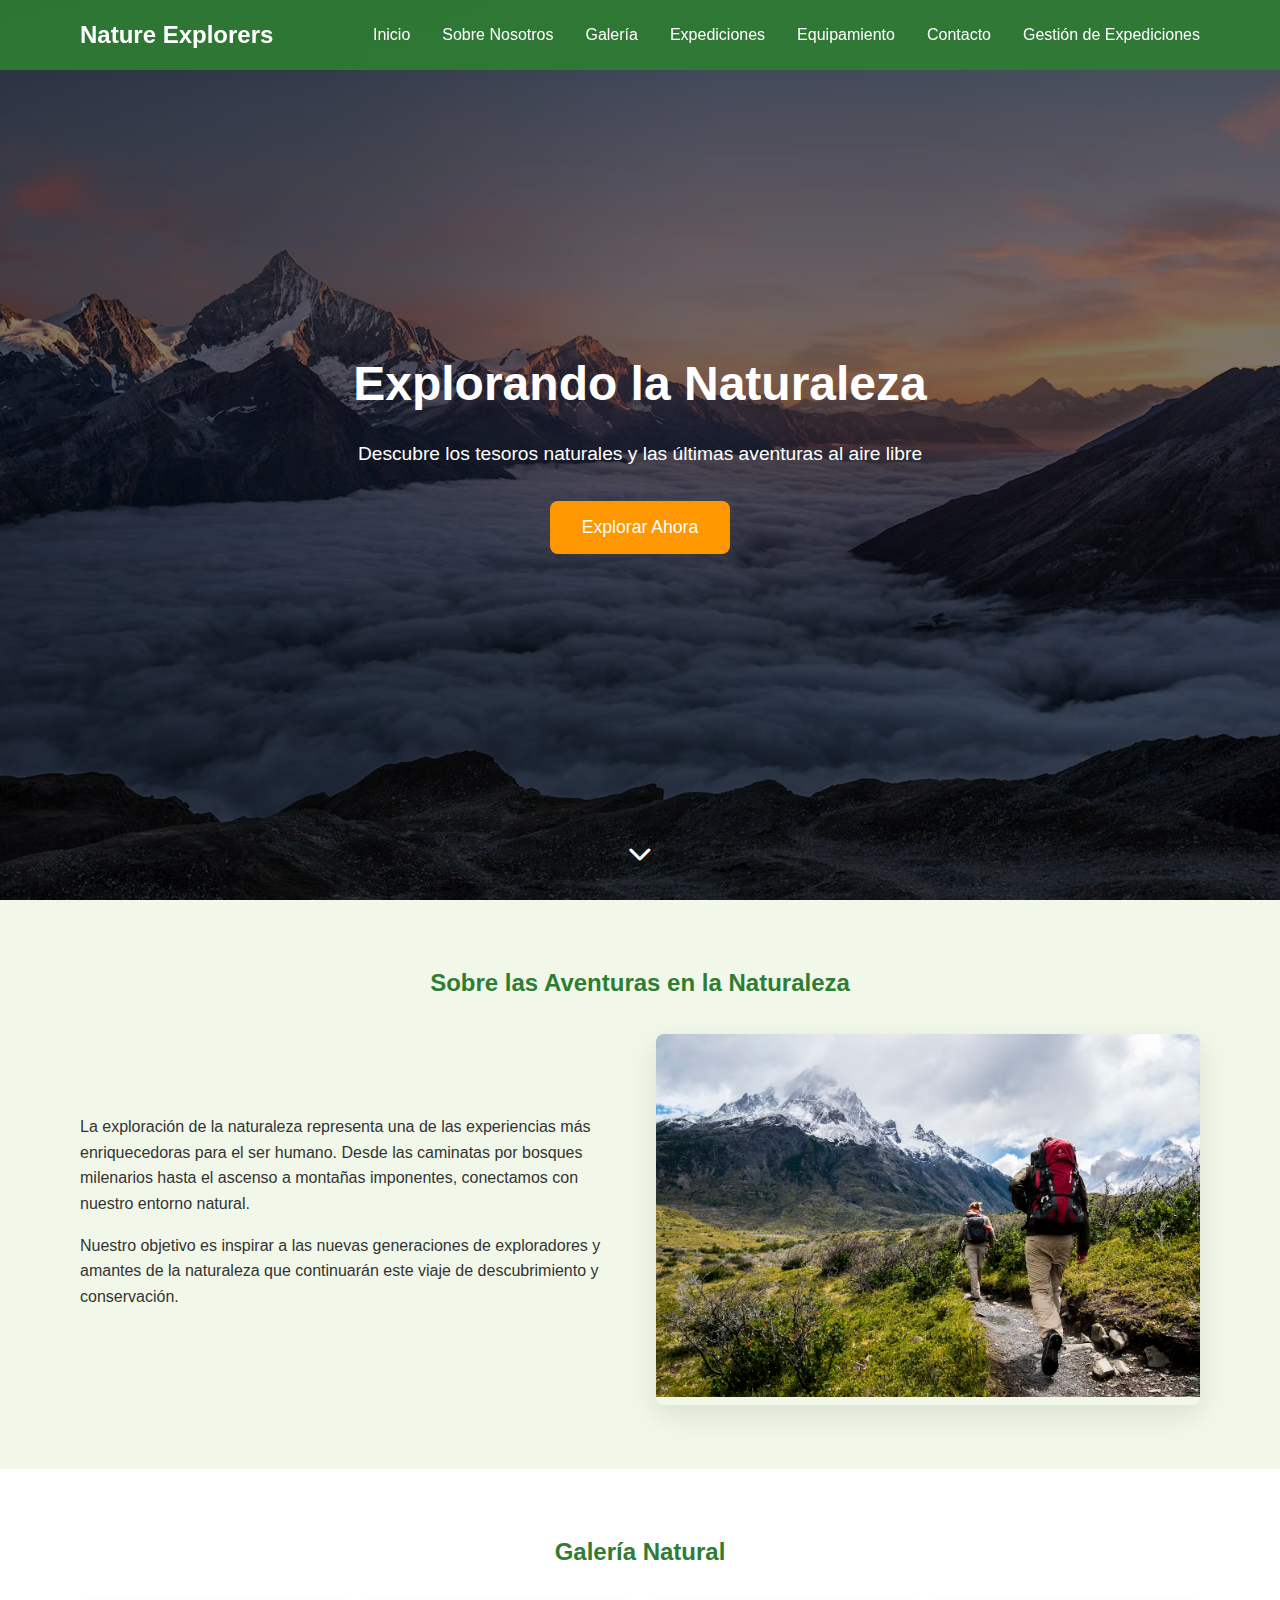
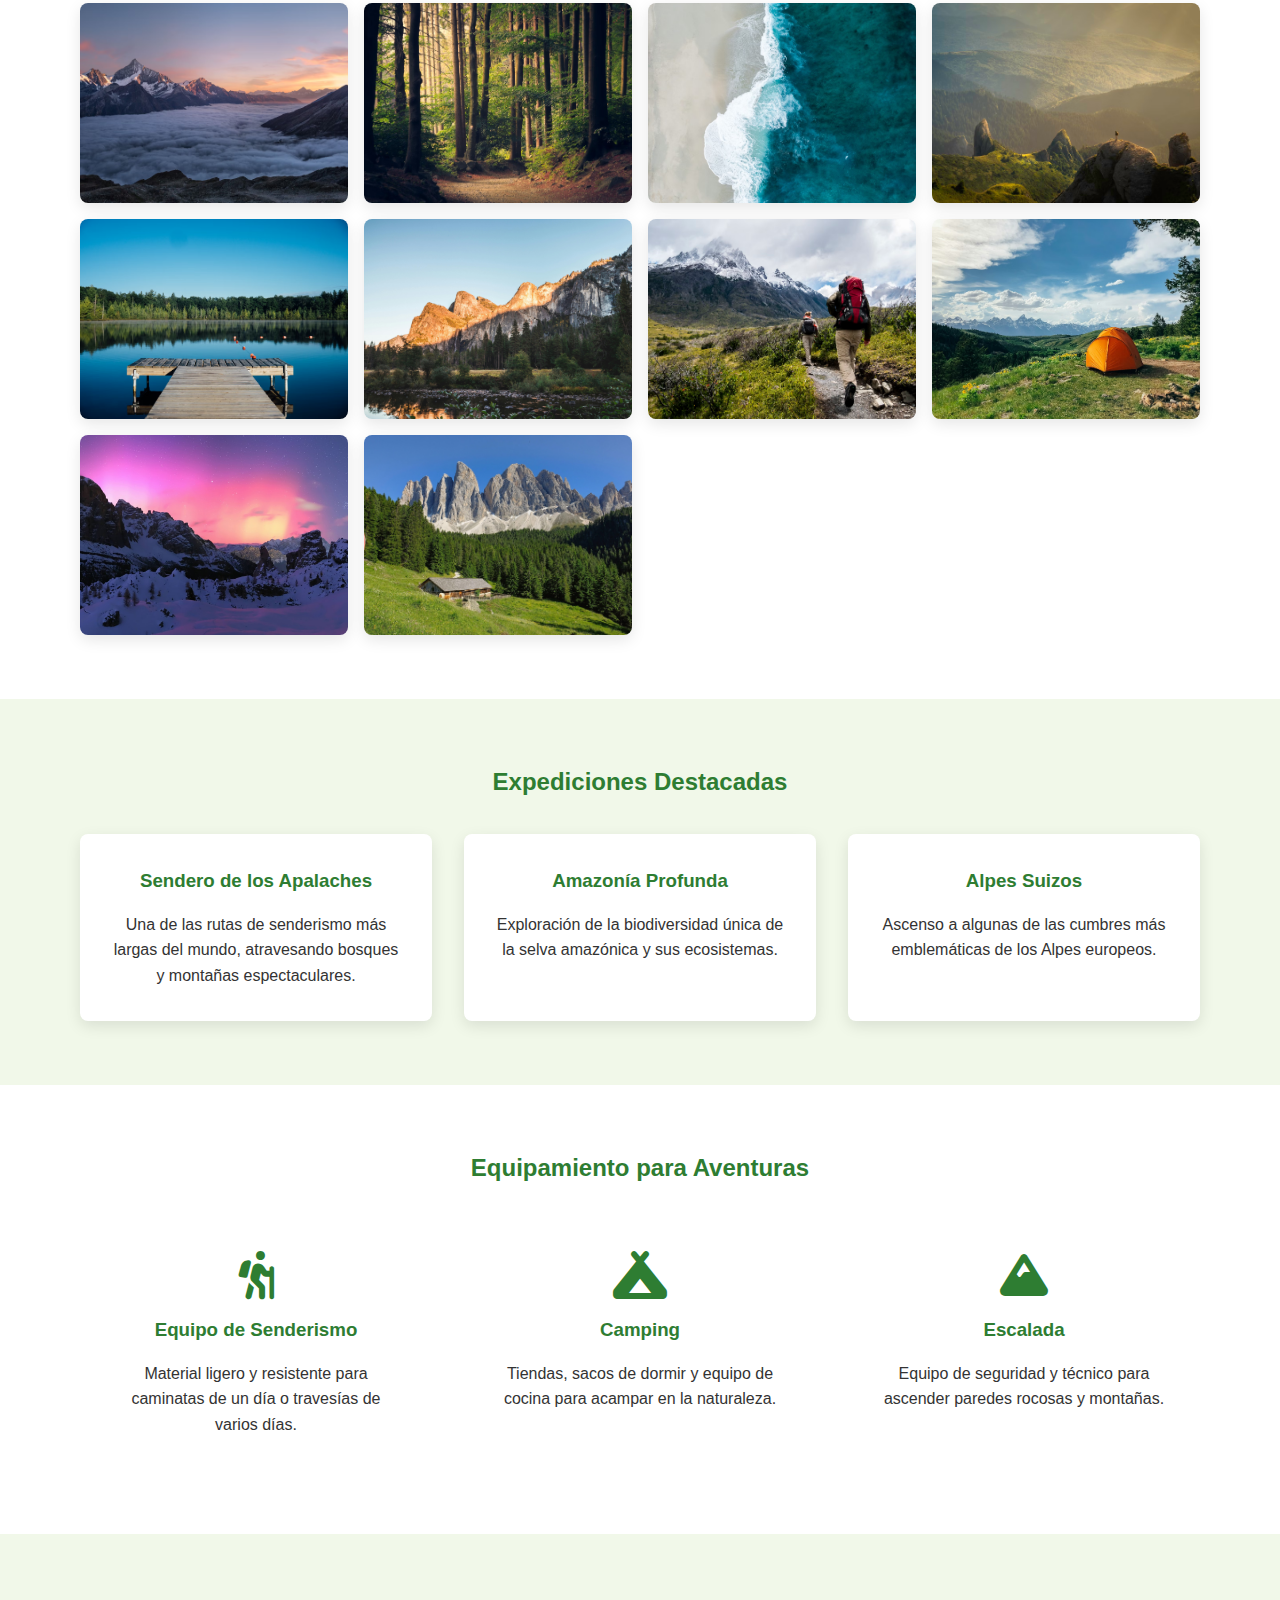
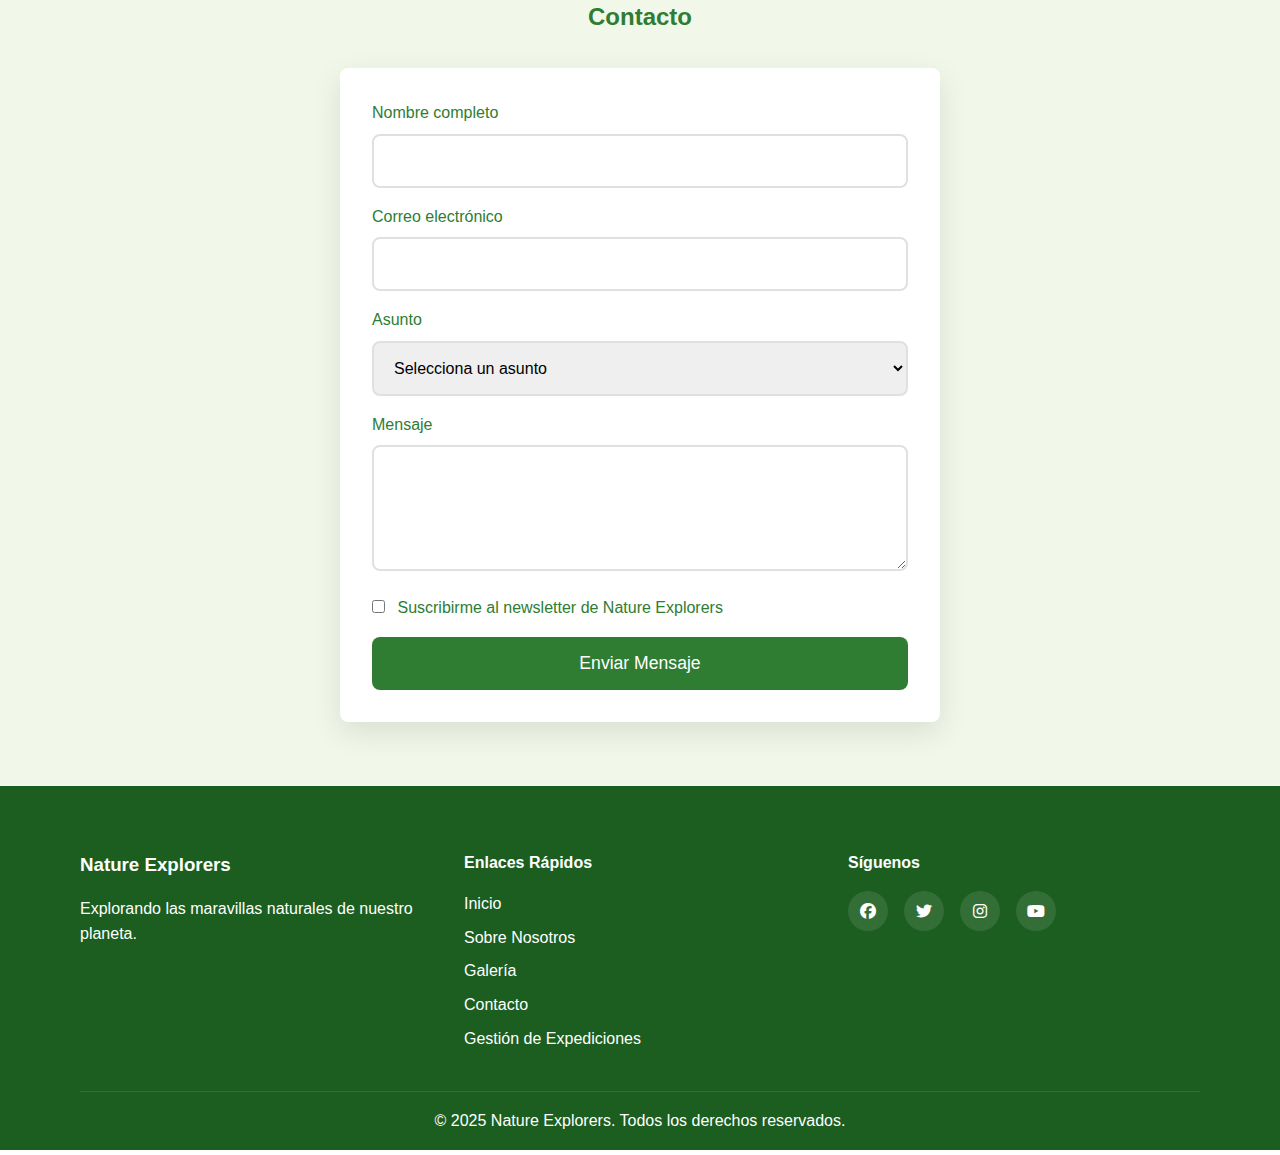
<file: index.html>
<!DOCTYPE html>
<html lang="es">

<head>
	<meta charset="UTF-8">
	<meta name="viewport" content="width=device-width, initial-scale=1.0">
	<title>Nature Explorers | Aventuras en la Naturaleza</title>
	<link rel="stylesheet" href="./css/styles.css">
	<link rel="stylesheet" href="https://cdnjs.cloudflare.com/ajax/libs/font-awesome/6.4.0/css/all.min.css">
</head>

<body>
	<header class="header">
		<div class="container">
			<div class="logo">
				<h1>Nature Explorers</h1>
			</div>
			<nav class="navigation">
				<ul class="nav-list">
					<li><a href="#home">Inicio</a></li>
					<li><a href="#about">Sobre Nosotros</a></li>
					<li><a href="#gallery">Galería</a></li>
					<li><a href="#expeditions">Expediciones</a></li>
					<li><a href="#equipment">Equipamiento</a></li>
					<li><a href="#contact">Contacto</a></li>
					<li><a href="nature-expeditions.html">Gestión de Expediciones</a></li>
				</ul>
				<div class="hamburger">
					<span></span>
					<span></span>
					<span></span>
				</div>
			</nav>
		</div>
	</header>

	<section id="home" class="hero">
		<div class="hero-content">
			<h2>Explorando la Naturaleza</h2>
			<p>Descubre los tesoros naturales y las últimas aventuras al aire libre</p>
			<button class="cta-button">Explorar Ahora</button>
		</div>
		<div class="scroll-indicator">
			<i class="fas fa-chevron-down"></i>
		</div>
	</section>

	<section id="about" class="about">
		<div class="container">
			<h2>Sobre las Aventuras en la Naturaleza</h2>
			<div class="about-content">
				<div class="about-text">
					<p>La exploración de la naturaleza representa una de las experiencias más enriquecedoras para el ser humano.
						Desde las caminatas por bosques milenarios hasta el ascenso a montañas imponentes, conectamos con nuestro
						entorno natural.</p>
					<p>Nuestro objetivo es inspirar a las nuevas generaciones de exploradores y amantes de la naturaleza que
						continuarán este viaje de descubrimiento y conservación.</p>
				</div>
				<div class="about-image">
					<img src="img/hiking.avif" alt="Senderismo en la montaña">
				</div>
			</div>
		</div>
	</section>

	<section id="gallery" class="gallery">
		<div class="container">
			<h2>Galería Natural</h2>
			<div class="gallery-grid">
			</div>
		</div>
	</section>

	<section id="expeditions" class="expeditions">
		<div class="container">
			<h2>Expediciones Destacadas</h2>
			<div class="expeditions-grid">
				<div class="expedition-card">
					<h3>Sendero de los Apalaches</h3>
					<p>Una de las rutas de senderismo más largas del mundo, atravesando bosques y montañas espectaculares.</p>
				</div>
				<div class="expedition-card">
					<h3>Amazonía Profunda</h3>
					<p>Exploración de la biodiversidad única de la selva amazónica y sus ecosistemas.</p>
				</div>
				<div class="expedition-card">
					<h3>Alpes Suizos</h3>
					<p>Ascenso a algunas de las cumbres más emblemáticas de los Alpes europeos.</p>
				</div>
			</div>
		</div>
	</section>

	<section id="equipment" class="equipment">
		<div class="container">
			<h2>Equipamiento para Aventuras</h2>
			<div class="equipment-content">
				<div class="equipment-item">
					<i class="fas fa-hiking"></i>
					<h3>Equipo de Senderismo</h3>
					<p>Material ligero y resistente para caminatas de un día o travesías de varios días.</p>
				</div>
				<div class="equipment-item">
					<i class="fas fa-campground"></i>
					<h3>Camping</h3>
					<p>Tiendas, sacos de dormir y equipo de cocina para acampar en la naturaleza.</p>
				</div>
				<div class="equipment-item">
					<i class="fas fa-mountain"></i>
					<h3>Escalada</h3>
					<p>Equipo de seguridad y técnico para ascender paredes rocosas y montañas.</p>
				</div>
			</div>
		</div>
	</section>

	<section id="contact" class="contact">
		<div class="container">
			<h2>Contacto</h2>
			<form id="contact-form" class="contact-form">
				<div class="form-group">
					<label for="name">Nombre completo</label>
					<input type="text" id="name" name="name" required>
					<span class="error-message" id="name-error"></span>
				</div>

				<div class="form-group">
					<label for="email">Correo electrónico</label>
					<input type="email" id="email" name="email" required>
					<span class="error-message" id="email-error"></span>
				</div>

				<div class="form-group">
					<label for="subject">Asunto</label>
					<select id="subject" name="subject" required>
						<option value="">Selecciona un asunto</option>
						<option value="info">Información general</option>
						<option value="expedition">Próximas expediciones</option>
						<option value="equipment">Consultas sobre equipamiento</option>
						<option value="other">Otro</option>
					</select>
					<span class="error-message" id="subject-error"></span>
				</div>

				<div class="form-group">
					<label for="message">Mensaje</label>
					<textarea id="message" name="message" rows="5" required></textarea>
					<span class="error-message" id="message-error"></span>
				</div>

				<div class="form-group">
					<label class="checkbox-label">
						<input type="checkbox" id="newsletter" name="newsletter">
						<span class="checkmark"></span>
						Suscribirme al newsletter de Nature Explorers
					</label>
				</div>

				<button type="submit" class="submit-button">Enviar Mensaje</button>
				<div id="form-message" class="form-message"></div>
			</form>
		</div>
	</section>

	<footer class="footer">
		<div class="container">
			<div class="footer-content">
				<div class="footer-section">
					<h3>Nature Explorers</h3>
					<p>Explorando las maravillas naturales de nuestro planeta.</p>
				</div>
				<div class="footer-section">
					<h4>Enlaces Rápidos</h4>
					<ul>
						<li><a href="#home">Inicio</a></li>
						<li><a href="#about">Sobre Nosotros</a></li>
						<li><a href="#gallery">Galería</a></li>
						<li><a href="#contact">Contacto</a></li>
						<li><a href="nature-expeditions.html">Gestión de Expediciones</a></li>
					</ul>
				</div>
				<div class="footer-section">
					<h4>Síguenos</h4>
					<div class="social-icons">
						<a href="#"><i class="fab fa-facebook"></i></a>
						<a href="#"><i class="fab fa-twitter"></i></a>
						<a href="#"><i class="fab fa-instagram"></i></a>
						<a href="#"><i class="fab fa-youtube"></i></a>
					</div>
				</div>
			</div>
			<div class="footer-bottom">
				<p>&copy; 2025 Nature Explorers. Todos los derechos reservados.</p>
			</div>
		</div>
	</footer>

	<script src="./js/main.js"></script>
</body>

</html>
</file>
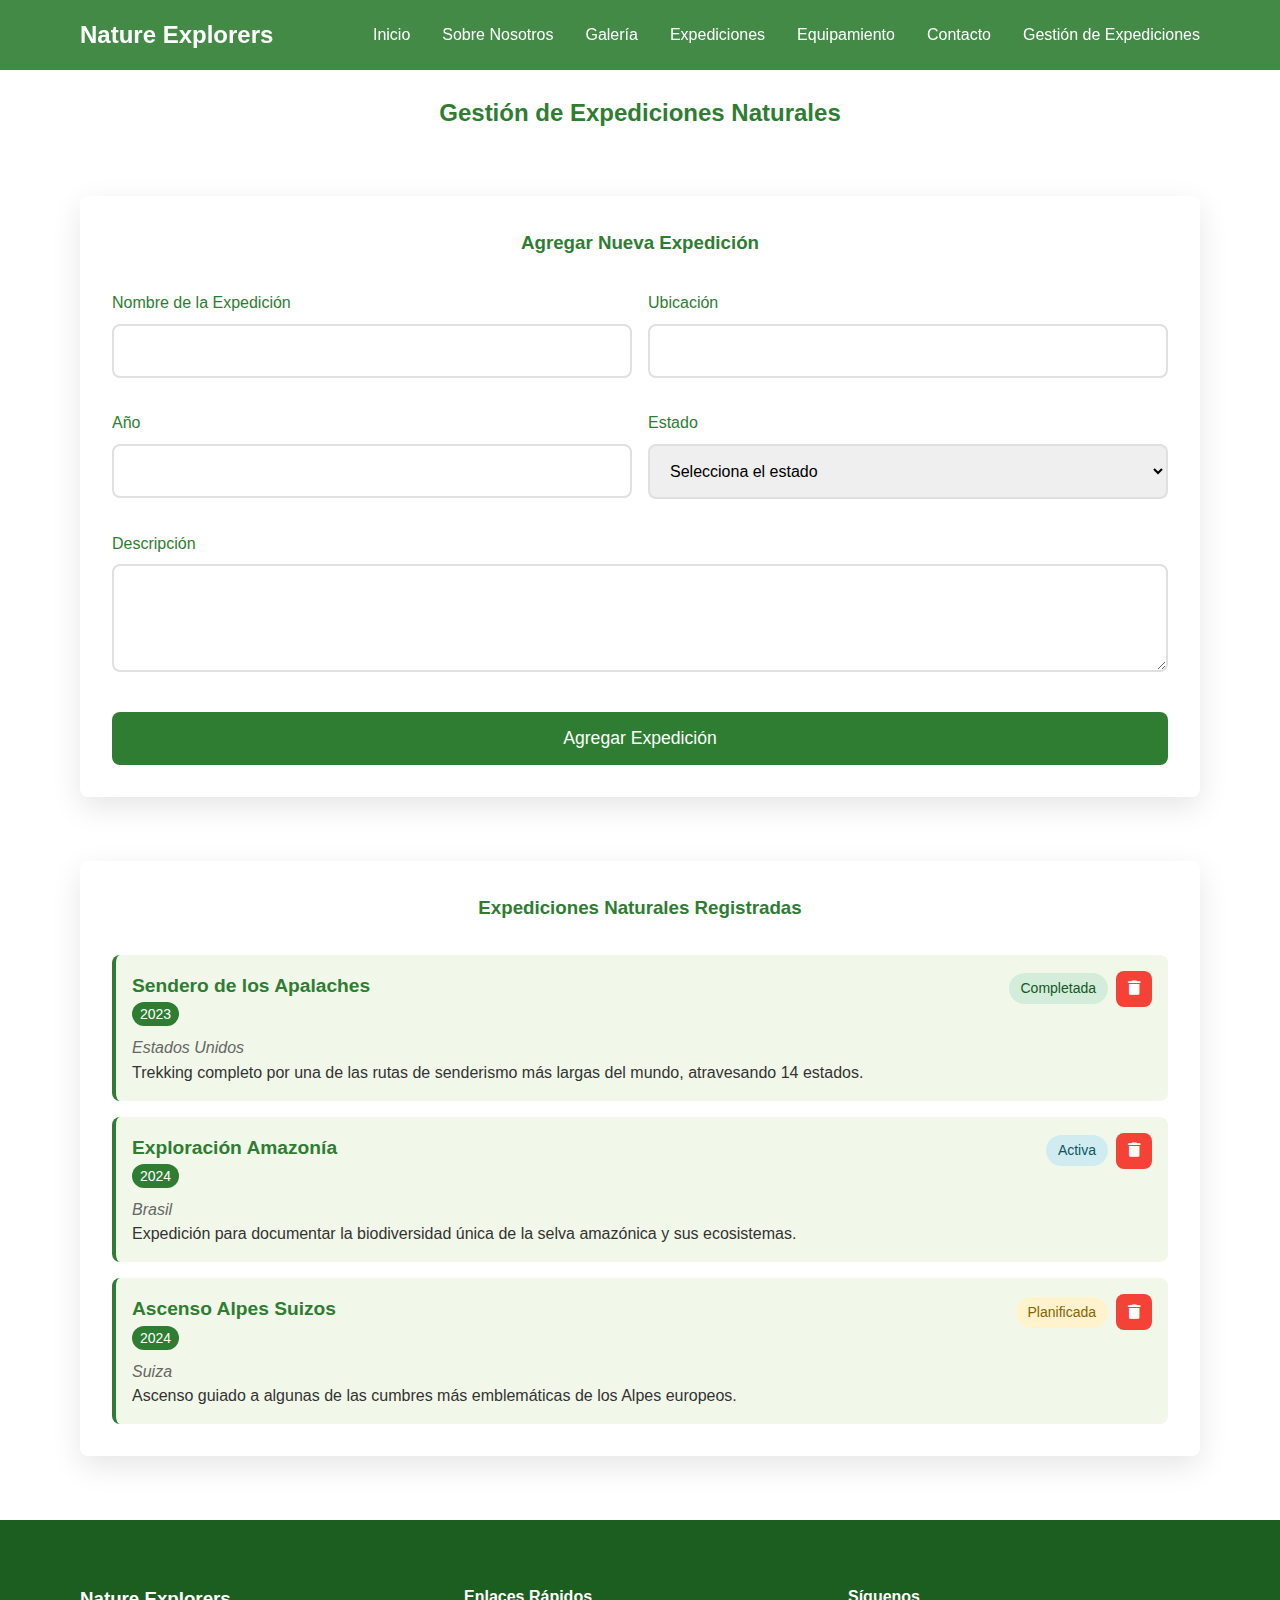
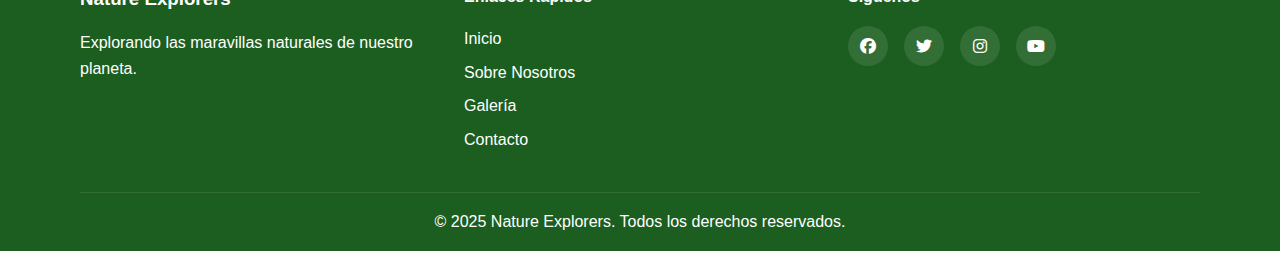
<file: nature-expeditions.html>
<!DOCTYPE html>
<html lang="es">

<head>
	<meta charset="UTF-8">
	<meta name="viewport" content="width=device-width, initial-scale=1.0">
	<title>Gestión de Expediciones | Nature Explorers</title>
	<link rel="stylesheet" href="./css/styles.css">
	<link rel="stylesheet" href="https://cdnjs.cloudflare.com/ajax/libs/font-awesome/6.4.0/css/all.min.css">
</head>

<body>
	<header class="header">
		<div class="container">
			<div class="logo">
				<h1>Nature Explorers</h1>
			</div>
			<nav class="navigation">
				<ul class="nav-list">
					<li><a href="index.html">Inicio</a></li>
					<li><a href="index.html#about">Sobre Nosotros</a></li>
					<li><a href="index.html#gallery">Galería</a></li>
					<li><a href="index.html#expeditions">Expediciones</a></li>
					<li><a href="index.html#equipment">Equipamiento</a></li>
					<li><a href="index.html#contact">Contacto</a></li>
					<li><a href="nature-expeditions.html">Gestión de Expediciones</a></li>
				</ul>
				<div class="hamburger">
					<span></span>
					<span></span>
					<span></span>
				</div>
			</nav>
		</div>
	</header>

	<section class="crud-section">
		<div class="container">
			<h2>Gestión de Expediciones Naturales</h2>

			<div class="crud-form-container">
				<h3>Agregar Nueva Expedición</h3>
				<form id="expedition-form" class="expedition-form">
					<div class="form-group">
						<label for="expedition-name">Nombre de la Expedición</label>
						<input type="text" id="expedition-name" name="expeditionName" required>
					</div>

					<div class="form-group">
						<label for="expedition-location">Ubicación</label>
						<input type="text" id="expedition-location" name="expeditionLocation" required>
					</div>

					<div class="form-group">
						<label for="expedition-year">Año</label>
						<input type="number" id="expedition-year" name="expeditionYear" min="2000" max="2030" required>
					</div>

					<div class="form-group">
						<label for="expedition-status">Estado</label>
						<select id="expedition-status" name="expeditionStatus" required>
							<option value="">Selecciona el estado</option>
							<option value="planned">Planificada</option>
							<option value="active">Activa</option>
							<option value="completed">Completada</option>
							<option value="cancelled">Cancelada</option>
						</select>
					</div>

					<div class="form-group">
						<label for="expedition-description">Descripción</label>
						<textarea id="expedition-description" name="expeditionDescription" rows="4" required></textarea>
					</div>

					<button type="submit" class="submit-button">Agregar Expedición</button>
				</form>
			</div>

			<div class="expeditions-list-container">
				<h3>Expediciones Naturales Registradas</h3>
				<div id="expeditions-list" class="expeditions-list">
				</div>
			</div>
		</div>
	</section>

	<footer class="footer">
		<div class="container">
			<div class="footer-content">
				<div class="footer-section">
					<h3>Nature Explorers</h3>
					<p>Explorando las maravillas naturales de nuestro planeta.</p>
				</div>
				<div class="footer-section">
					<h4>Enlaces Rápidos</h4>
					<ul>
						<li><a href="index.html">Inicio</a></li>
						<li><a href="index.html#about">Sobre Nosotros</a></li>
						<li><a href="index.html#gallery">Galería</a></li>
						<li><a href="index.html#contact">Contacto</a></li>
					</ul>
				</div>
				<div class="footer-section">
					<h4>Síguenos</h4>
					<div class="social-icons">
						<a href="#"><i class="fab fa-facebook"></i></a>
						<a href="#"><i class="fab fa-twitter"></i></a>
						<a href="#"><i class="fab fa-instagram"></i></a>
						<a href="#"><i class="fab fa-youtube"></i></a>
					</div>
				</div>
			</div>
			<div class="footer-bottom">
				<p>&copy; 2025 Nature Explorers. Todos los derechos reservados.</p>
			</div>
		</div>
	</footer>

	<script src="./js/nature-expeditions.js"></script>
</body>

</html>
</file>
<file: css/styles.css>
* {
	margin: 0;
	padding: 0;
	box-sizing: border-box;
}

:root {
	--primary-color: #2e7d32;
	--secondary-color: #ff9800;
	--dark-color: #1b5e20;
	--light-color: #f1f8e9;
	--text-color: #333;
	--text-light: #fff;
	--spacing-sm: 0.5rem;
	--spacing-md: 1rem;
	--spacing-lg: 2rem;
	--spacing-xl: 4rem;
	--border-radius: 8px;
	--transition: all 0.3s ease;
}

body {
	font-family: 'Arial', sans-serif;
	line-height: 1.6;
	color: var(--text-color);
	overflow-x: hidden;
}

.container {
	width: 90%;
	max-width: 1200px;
	margin: 0 auto;
	padding: 0 var(--spacing-md);
}

.header {
	background-color: rgba(46, 125, 50, 0.9);
	position: fixed;
	width: 100%;
	top: 0;
	z-index: 1000;
	padding: var(--spacing-md) 0;
	transition: var(--transition);
}

.header .container {
	display: flex;
	justify-content: space-between;
	align-items: center;
}

.logo h1 {
	color: var(--text-light);
	font-size: 1.5rem;
}

.nav-list {
	display: flex;
	list-style: none;
}

.nav-list li {
	margin-left: var(--spacing-lg);
}

.nav-list a {
	color: var(--text-light);
	text-decoration: none;
	font-weight: 500;
	transition: var(--transition);
	position: relative;
}

.nav-list a:hover {
	color: var(--secondary-color);
}

.nav-list a::after {
	content: '';
	position: absolute;
	bottom: -5px;
	left: 0;
	width: 0;
	height: 2px;
	background-color: var(--secondary-color);
	transition: var(--transition);
}

.nav-list a:hover::after {
	width: 100%;
}

.hamburger {
	display: none;
	flex-direction: column;
	cursor: pointer;
}

.hamburger span {
	width: 25px;
	height: 3px;
	background-color: var(--text-light);
	margin: 3px 0;
	transition: var(--transition);
}

.hero {
	height: 100vh;
	background: linear-gradient(rgba(0, 0, 0, 0.5), rgba(0, 0, 0, 0.5)),
		url('../img/mountain.avif');
	background-size: cover;
	background-position: center;
	display: flex;
	flex-direction: column;
	justify-content: center;
	align-items: center;
	text-align: center;
	color: var(--text-light);
	padding: 0 var(--spacing-md);
}

.hero-content h2 {
	font-size: 3rem;
	margin-bottom: var(--spacing-md);
	animation: fadeInUp 1s ease;
}

.hero-content p {
	font-size: 1.2rem;
	margin-bottom: var(--spacing-lg);
	max-width: 600px;
	animation: fadeInUp 1s ease 0.3s both;
}

.cta-button {
	background-color: var(--secondary-color);
	color: var(--text-light);
	border: none;
	padding: var(--spacing-md) var(--spacing-lg);
	font-size: 1.1rem;
	border-radius: var(--border-radius);
	cursor: pointer;
	transition: var(--transition);
	animation: fadeInUp 1s ease 0.6s both;
}

.cta-button:hover {
	background-color: #e68900;
	transform: translateY(-3px);
	box-shadow: 0 10px 20px rgba(0, 0, 0, 0.2);
}

.scroll-indicator {
	position: absolute;
	bottom: 30px;
	animation: bounce 2s infinite;
}

.scroll-indicator i {
	font-size: 1.5rem;
	color: var(--text-light);
}

.about {
	padding: var(--spacing-xl) 0;
	background-color: var(--light-color);
}

.about h2 {
	text-align: center;
	margin-bottom: var(--spacing-lg);
	color: var(--primary-color);
}

.about-content {
	display: flex;
	align-items: center;
	gap: var(--spacing-lg);
}

.about-text {
	flex: 1;
}

.about-text p {
	margin-bottom: var(--spacing-md);
}

.about-image {
	flex: 1;
	border-radius: var(--border-radius);
	overflow: hidden;
	box-shadow: 0 10px 30px rgba(0, 0, 0, 0.1);
}

.about-image img {
	width: 100%;
	height: auto;
	transition: var(--transition);
}

.about-image:hover img {
	transform: scale(1.05);
}

.gallery {
	padding: var(--spacing-xl) 0;
}

.gallery h2 {
	text-align: center;
	margin-bottom: var(--spacing-lg);
	color: var(--primary-color);
}

.gallery-grid {
	display: grid;
	grid-template-columns: repeat(auto-fill, minmax(250px, 1fr));
	gap: var(--spacing-md);
}

.gallery-item {
	border-radius: var(--border-radius);
	overflow: hidden;
	position: relative;
	height: 200px;
	box-shadow: 0 5px 15px rgba(0, 0, 0, 0.1);
	transition: var(--transition);
}

.gallery-item:hover {
	transform: translateY(-5px);
	box-shadow: 0 15px 30px rgba(0, 0, 0, 0.2);
}

.gallery-item img {
	width: 100%;
	height: 100%;
	object-fit: cover;
	transition: var(--transition);
}

.gallery-item:hover img {
	transform: scale(1.1);
}

.expeditions {
	padding: var(--spacing-xl) 0;
	background-color: var(--light-color);
}

.expeditions h2 {
	text-align: center;
	margin-bottom: var(--spacing-lg);
	color: var(--primary-color);
}

.expeditions-grid {
	display: grid;
	grid-template-columns: repeat(auto-fit, minmax(300px, 1fr));
	gap: var(--spacing-lg);
}

.expedition-card {
	background-color: var(--text-light);
	padding: var(--spacing-lg);
	border-radius: var(--border-radius);
	box-shadow: 0 5px 15px rgba(0, 0, 0, 0.1);
	transition: var(--transition);
	text-align: center;
}

.expedition-card:hover {
	transform: translateY(-10px);
	box-shadow: 0 15px 30px rgba(0, 0, 0, 0.15);
}

.expedition-card h3 {
	color: var(--primary-color);
	margin-bottom: var(--spacing-md);
}

.equipment {
	padding: var(--spacing-xl) 0;
}

.equipment h2 {
	text-align: center;
	margin-bottom: var(--spacing-lg);
	color: var(--primary-color);
}

.equipment-content {
	display: grid;
	grid-template-columns: repeat(auto-fit, minmax(250px, 1fr));
	gap: var(--spacing-lg);
}

.equipment-item {
	text-align: center;
	padding: var(--spacing-lg);
	transition: var(--transition);
}

.equipment-item:hover {
	transform: translateY(-5px);
}

.equipment-item i {
	font-size: 3rem;
	color: var(--primary-color);
	margin-bottom: var(--spacing-md);
}

.equipment-item h3 {
	margin-bottom: var(--spacing-md);
	color: var(--primary-color);
}

.footer {
	background-color: var(--dark-color);
	color: var(--text-light);
	padding: var(--spacing-xl) 0 var(--spacing-md);
}

.footer-content {
	display: grid;
	grid-template-columns: repeat(auto-fit, minmax(200px, 1fr));
	gap: var(--spacing-lg);
	margin-bottom: var(--spacing-lg);
}

.footer-section h3,
.footer-section h4 {
	margin-bottom: var(--spacing-md);
}

.footer-section ul {
	list-style: none;
}

.footer-section ul li {
	margin-bottom: var(--spacing-sm);
}

.footer-section a {
	color: var(--text-light);
	text-decoration: none;
	transition: var(--transition);
}

.footer-section a:hover {
	color: var(--secondary-color);
}

.social-icons {
	display: flex;
	gap: var(--spacing-md);
}

.social-icons a {
	display: inline-flex;
	align-items: center;
	justify-content: center;
	width: 40px;
	height: 40px;
	border-radius: 50%;
	background-color: rgba(255, 255, 255, 0.1);
	transition: var(--transition);
}

.social-icons a:hover {
	color: var(--light-color);
	background-color: var(--secondary-color);
	transform: translateY(-3px);
}

.footer-bottom {
	text-align: center;
	padding-top: var(--spacing-md);
	border-top: 1px solid rgba(255, 255, 255, 0.1);
}

@keyframes fadeInUp {
	from {
		opacity: 0;
		transform: translateY(30px);
	}

	to {
		opacity: 1;
		transform: translateY(0);
	}
}

@keyframes bounce {

	0%,
	20%,
	50%,
	80%,
	100% {
		transform: translateY(0);
	}

	40% {
		transform: translateY(-10px);
	}

	60% {
		transform: translateY(-5px);
	}
}

@media (max-width: 1024px) and (min-width: 769px) {
	.container {
		width: 95%;
		padding: 0 var(--spacing-md);
	}

	.hero-content h2 {
		font-size: 2.8rem;
	}

	.about-content {
		gap: var(--spacing-md);
	}

	.gallery-grid {
		grid-template-columns: repeat(auto-fill, minmax(220px, 1fr));
		gap: var(--spacing-sm);
	}

	.expeditions-grid,
	.equipment-content {
		grid-template-columns: repeat(2, 1fr);
		gap: var(--spacing-md);
	}

	.footer-content {
		grid-template-columns: repeat(2, 1fr);
		gap: var(--spacing-lg);
	}

	.expedition-form {
		grid-template-columns: 1fr;
	}

	.nav-list li {
		margin-left: var(--spacing-md);
	}
}

@media (max-width: 992px) {
	.about-content {
		flex-direction: column;
	}

	.hero-content h2 {
		font-size: 2.5rem;
	}
}

@media (max-width: 768px) {
	.hamburger {
		display: flex;
	}

	.nav-list {
		position: fixed;
		top: 70px;
		left: -100%;
		width: 100%;
		height: calc(100vh - 70px);
		background-color: var(--primary-color);
		flex-direction: column;
		align-items: center;
		justify-content: flex-start;
		padding-top: var(--spacing-xl);
		transition: var(--transition);
	}

	.nav-list.active {
		left: 0;
	}

	.nav-list li {
		margin: var(--spacing-md) 0;
	}

	.hero-content h2 {
		font-size: 2rem;
	}

	.gallery-grid {
		grid-template-columns: repeat(auto-fill, minmax(200px, 1fr));
	}

	.footer-content {
		grid-template-columns: 1fr;
		text-align: center;
	}

	.social-icons {
		justify-content: center;
	}
}

@media (max-width: 576px) {
	.hero-content h2 {
		font-size: 1.8rem;
	}

	.hero-content p {
		font-size: 1rem;
	}

	.gallery-grid {
		grid-template-columns: 1fr;
	}

	.expeditions-grid,
	.equipment-content {
		grid-template-columns: 1fr;
	}

	.footer-content {
		grid-template-columns: 1fr;
	}

	.container {
		width: 98%;
		padding: 0 var(--spacing-sm);
	}
}

.contact {
	padding: var(--spacing-xl) 0;
	background-color: var(--light-color);
}

.contact h2 {
	text-align: center;
	margin-bottom: var(--spacing-lg);
	color: var(--primary-color);
}

.contact-form {
	max-width: 600px;
	margin: 0 auto;
	background-color: var(--text-light);
	padding: var(--spacing-lg);
	border-radius: var(--border-radius);
	box-shadow: 0 10px 30px rgba(0, 0, 0, 0.1);
}

.form-group {
	margin-bottom: var(--spacing-md);
}

.form-group label {
	display: block;
	margin-bottom: var(--spacing-sm);
	font-weight: 500;
	color: var(--primary-color);
}

.form-group input,
.form-group select,
.form-group textarea {
	width: 100%;
	padding: var(--spacing-md);
	border: 2px solid #e0e0e0;
	border-radius: var(--border-radius);
	font-size: 1rem;
	transition: var(--transition);
}

.form-group input:focus,
.form-group select:focus,
.form-group textarea:focus {
	outline: none;
	border-color: var(--primary-color);
	box-shadow: 0 0 0 3px rgba(46, 125, 50, 0.1);
}

.form-group input.error,
.form-group select.error,
.form-group textarea.error {
	border-color: var(--secondary-color);
}

.error-message {
	color: var(--secondary-color);
	font-size: 0.875rem;
	margin-top: 0.25rem;
	display: block;
}

.checkbox-label {
	display: flex;
	align-items: center;
	cursor: pointer;
	font-weight: normal;
}

.checkbox-label input[type="checkbox"] {
	width: auto;
	margin-right: var(--spacing-sm);
}

.submit-button {
	background-color: var(--primary-color);
	color: var(--text-light);
	border: none;
	padding: var(--spacing-md) var(--spacing-lg);
	font-size: 1.1rem;
	border-radius: var(--border-radius);
	cursor: pointer;
	transition: var(--transition);
	width: 100%;
}

.submit-button:hover {
	background-color: #1b5e20;
	transform: translateY(-2px);
	box-shadow: 0 5px 15px rgba(0, 0, 0, 0.2);
}

.form-message {
	margin-top: var(--spacing-md);
	padding: var(--spacing-md);
	border-radius: var(--border-radius);
	text-align: center;
	display: none;
}

.form-message.success {
	background-color: #d4edda;
	color: #155724;
	border: 1px solid #c3e6cb;
	display: block;
}

.form-message.error {
	background-color: #f8d7da;
	color: #721c24;
	border: 1px solid #f5c6cb;
	display: block;
}

.crud-section {
	padding: var(--spacing-xl) 0;
	min-height: 100vh;
}

.crud-section h2 {
	margin-top: 30px;
	text-align: center;
	margin-bottom: var(--spacing-xl);
	color: var(--primary-color);
}

.crud-form-container {
	background-color: var(--text-light);
	padding: var(--spacing-lg);
	border-radius: var(--border-radius);
	box-shadow: 0 10px 30px rgba(0, 0, 0, 0.1);
	margin-bottom: var(--spacing-xl);
}

.crud-form-container h3 {
	color: var(--primary-color);
	margin-bottom: var(--spacing-lg);
	text-align: center;
}

.expedition-form {
	display: grid;
	grid-template-columns: 1fr 1fr;
	gap: var(--spacing-md);
}

.expedition-form .form-group:nth-child(5) {
	grid-column: 1 / -1;
}

.expedition-form .submit-button {
	grid-column: 1 / -1;
}

.expeditions-list-container {
	background-color: var(--text-light);
	padding: var(--spacing-lg);
	border-radius: var(--border-radius);
	box-shadow: 0 10px 30px rgba(0, 0, 0, 0.1);
}

.expeditions-list-container h3 {
	color: var(--primary-color);
	margin-bottom: var(--spacing-lg);
	text-align: center;
}

.expeditions-list {
	display: grid;
	gap: var(--spacing-md);
}

.expedition-item {
	background-color: var(--light-color);
	padding: var(--spacing-md);
	border-radius: var(--border-radius);
	border-left: 4px solid var(--primary-color);
	transition: var(--transition);
}

.expedition-item:hover {
	transform: translateX(5px);
	box-shadow: 0 5px 15px rgba(0, 0, 0, 0.1);
}

.expedition-header {
	display: flex;
	justify-content: space-between;
	align-items: flex-start;
	margin-bottom: var(--spacing-sm);
	gap: var(--spacing-md);
}

.expedition-title-container {
	flex: 1;
}

.expedition-actions {
	display: flex;
	align-items: center;
	gap: var(--spacing-sm);
	flex-shrink: 0;
}

.expedition-title {
	font-size: 1.2rem;
	font-weight: bold;
	color: var(--primary-color);
	margin: 0;
}

.expedition-location {
	font-style: italic;
	color: #666;
}

.expedition-year {
	background-color: var(--primary-color);
	color: var(--text-light);
	padding: 0.25rem 0.5rem;
	border-radius: 20px;
	font-size: 0.875rem;
}

.expedition-status {
	display: inline-block;
	padding: 0.25rem 0.75rem;
	border-radius: 20px;
	font-size: 0.875rem;
	font-weight: 500;
}

.status-planned {
	background-color: #fff3cd;
	color: #856404;
}

.status-active {
	background-color: #d1ecf1;
	color: #0c5460;
}

.status-completed {
	background-color: #d4edda;
	color: #155724;
}

.status-cancelled {
	background-color: #f8d7da;
	color: #721c24;
}

.expedition-description {
	color: var(--text-color);
	line-height: 1.5;
}

.no-expeditions {
	text-align: center;
	color: #666;
	font-style: italic;
	padding: var(--spacing-lg);
}

.delete-button {
	background-color: #f44336;
	color: white;
	border: none;
	padding: 0.5rem;
	border-radius: var(--border-radius);
	cursor: pointer;
	transition: var(--transition);
	display: flex;
	align-items: center;
	justify-content: center;
	width: 36px;
	height: 36px;
}

.delete-button:hover {
	background-color: #d32f2f;
	transform: scale(1.05);
	box-shadow: 0 2px 8px rgba(244, 67, 54, 0.3);
}

.delete-button i {
	font-size: 0.9rem;
}

@media (max-width: 768px) {
	.expedition-form {
		grid-template-columns: 1fr;
	}

	.expedition-header {
		flex-direction: column;
		align-items: flex-start;
		gap: var(--spacing-sm);
	}

	.expedition-actions {
		width: 100%;
		justify-content: space-between;
	}

	.delete-button {
		width: 32px;
		height: 32px;
	}
}
</file>
